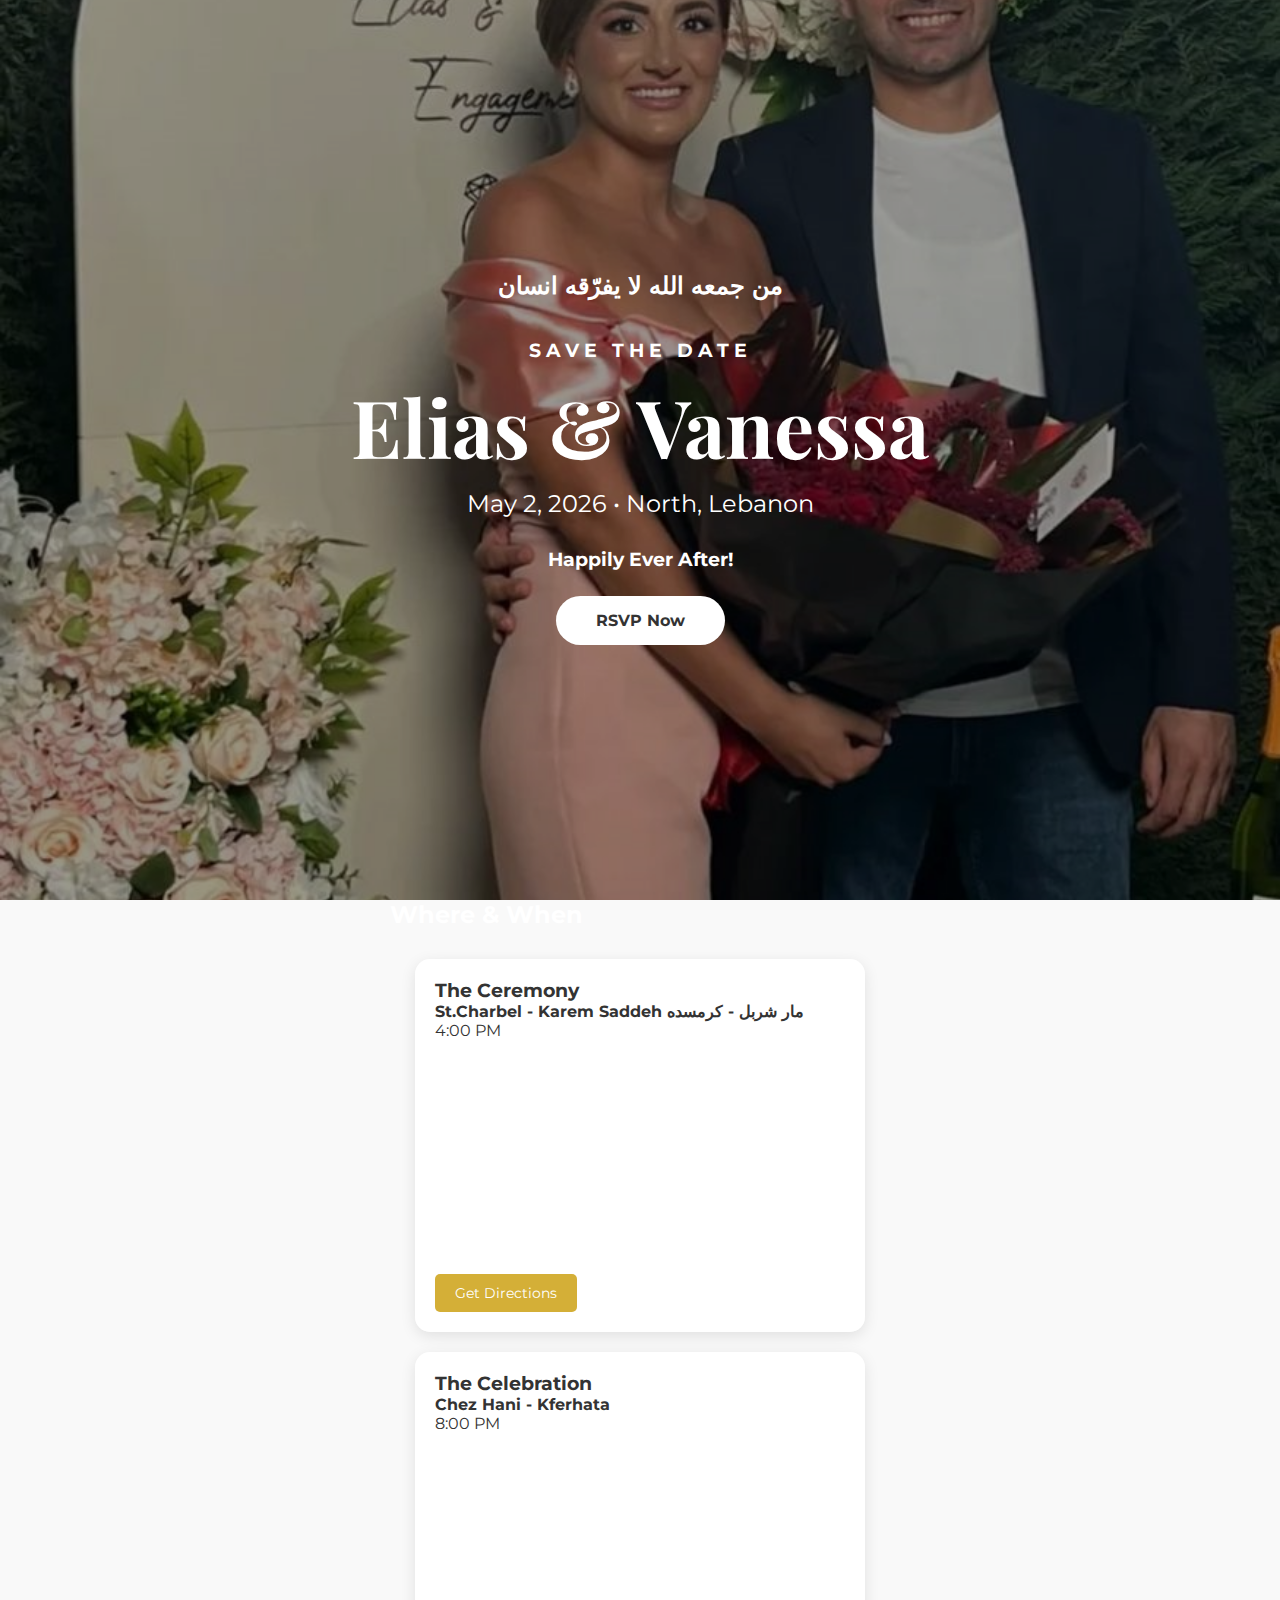
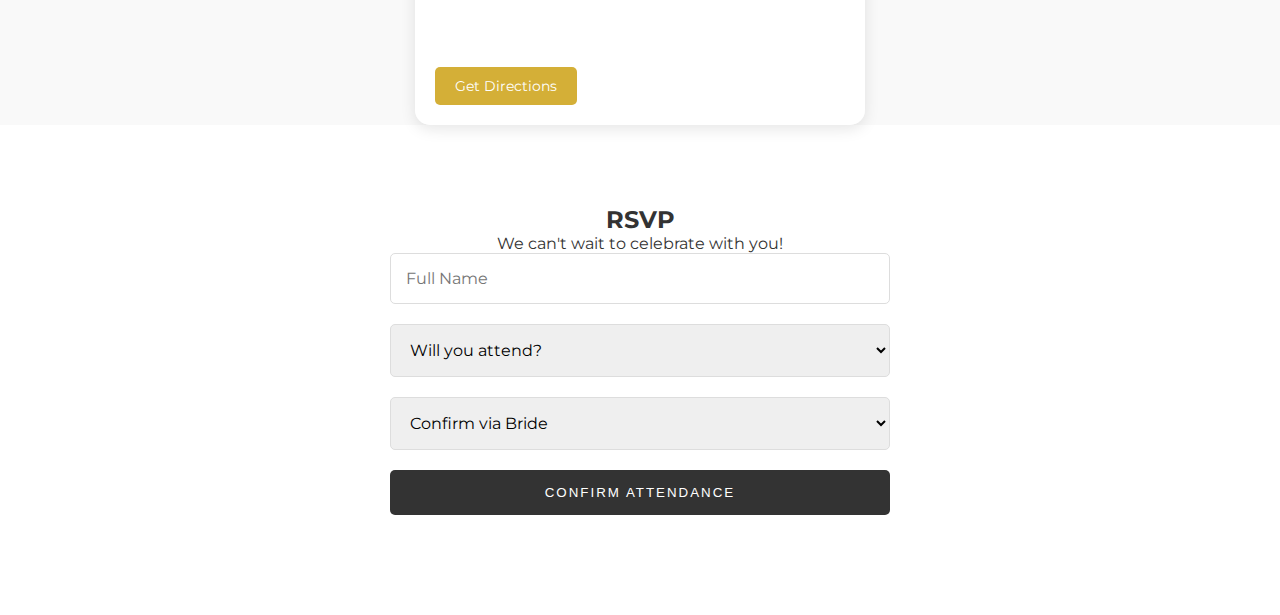
<file: index.html>
<!DOCTYPE html>
<html lang="en">
<head>
    <meta charset="UTF-8">
    <meta name="viewport" content="width=device-width, initial-scale=1.0">
    <title>Wedding Invitation</title>
    <link rel="stylesheet" href="style.css">
    <link href="https://fonts.googleapis.com/css2?family=Playfair+Display:ital,wght@0,700;1,400&family=Montserrat:wght@300;400&display=swap" rel="stylesheet">
</head>
<body>

    <section class="hero">
        <div class="hero-overlay">
            <div class="hero-content">
                <h2>من جمعه الله لا يفرّقه انسان</h2><br><br>
                 <h2 class="subtitle">Save the Date</h2>
                <h1>Elias & Vanessa</h1>
                <p class="date">May 2, 2026 • North, Lebanon</p>
                
                <div id="countdown" class="countdown-container">
                    <div class="time-box"><span id="days">00</span><small>Days</small></div>
                    <div class="time-box"><span id="hours">00</span><small>Hrs</small></div>
                    <div class="time-box"><span id="minutes">00</span><small>Min</small></div>
                    <div class="time-box"><span id="seconds">00</span><small>Sec</small></div>
                </div>

                <a href="#rsvp" class="rsvp-btn">RSVP Now</a>
            </div>
        </div>
    </section>
<section id="locations" class="location-section">
    <div class="container">
        <h2>Where & When</h2>
        
        <div class="location-grid">
            <div class="location-card">
                <h3>The Ceremony</h3>
                <p><strong>St.Charbel - Karem Saddeh مار شربل - كرمسده</strong></p>
                <p>4:00 PM</p>
                <div class="map-container">
                    <iframe src="https://www.google.com/maps/embed?pb=YOUR_CHURCH_EMBED_LINK" width="100%" height="200" style="border:0;" allowfullscreen="" loading="lazy"></iframe>
                </div>
                <a href="https://maps.app.goo.gl/xBCbh8v85HkCve88A" target="_blank" class="map-btn">Get Directions</a>
            </div>

            <div class="location-card">
                <h3>The Celebration</h3>
                <p><strong>Chez Hani - Kferhata </strong></p>
                <p>8:00 PM</p>
                <div class="map-container">
                    <iframe src="https://www.google.com/maps/embed?pb=YOUR_RESTAURANT_EMBED_LINK" width="100%" height="200" style="border:0;" allowfullscreen="" loading="lazy"></iframe>
                </div>
                <a href="https://maps.app.goo.gl/WYNxQAXggVSoJrYk7" target="_blank" class="map-btn">Get Directions</a>
            </div>
        </div>
    </div>
</section>
    <section id="rsvp" class="rsvp-section">
    <div class="container">
        <h2>RSVP</h2>
        <p>We can't wait to celebrate with you!</p>

        <form id="weddingForm">
            <div class="input-group">
                <input type="text" id="name" name="name" placeholder="Full Name" required>
            </div>

            <div class="input-group">
                <select id="attendance" name="attendance" required>
                    <option value="" disabled selected>Will you attend?</option>
                    <option value="yes">Joyfully Accept</option>
                    <option value="no">Regretfully Decline</option>
                </select>
            </div>

<div id="guest-count-wrapper" class="hidden">
    <div class="input-group">
        <label for="guests" style="display:block; margin-bottom:5px; font-size:0.8rem;">Total Number of Guests (including you):</label>
        <input type="number" id="guests" name="guests" min="0" max="10" value="1">
    </div>
</div>

            <div class="input-group">
                <select id="whatsappTarget" name="method" required>
                    <option value="96171190209">Confirm via Bride</option>
                    <option value="96170454110">Confirm via Groom</option>
                </select>
            </div>

            <button type="submit" id="submitBtn">Confirm Attendance</button>
            <div id="formStatus"></div>
        </form>
    </div>
</section>
    <script src="script.js"></script>
</body>

</html>
</file>
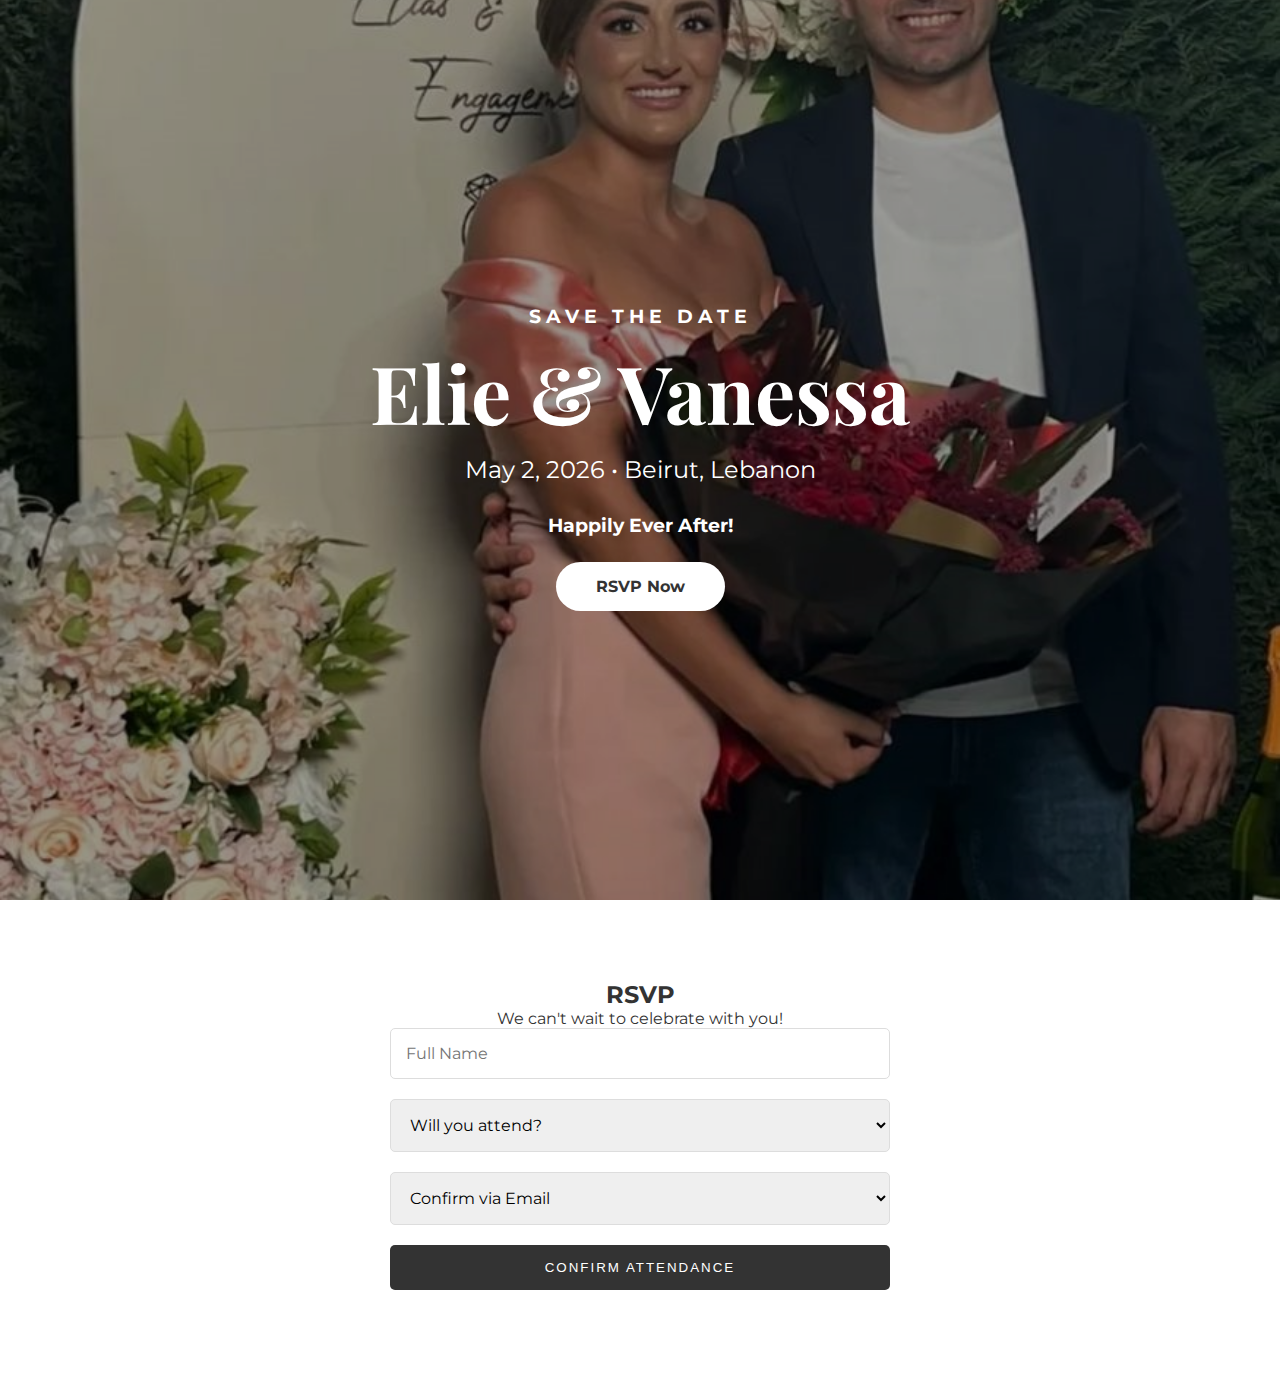
<file: weddingMain.html>
<!DOCTYPE html>
<html lang="en">
<head>
    <meta charset="UTF-8">
    <meta name="viewport" content="width=device-width, initial-scale=1.0">
    <title>Wedding Invitation</title>
    <link rel="stylesheet" href="style.css">
    <link href="https://fonts.googleapis.com/css2?family=Playfair+Display:ital,wght@0,700;1,400&family=Montserrat:wght@300;400&display=swap" rel="stylesheet">
</head>
<body background="C:\Users\Y520\Desktop\Wedding invitation\PICVANYELIE.jpg" no-repeat center center/cover>

    <section class="hero">
        <div class="hero-overlay">
            <div class="hero-content">
                <h2 class="subtitle">Save the Date</h2>
                <h1>Elie & Vanessa</h1>
                <p class="date">May 2, 2026 • Beirut, Lebanon</p>
                
                <div id="countdown" class="countdown-container">
                    <div class="time-box"><span id="days">00</span><small>Days</small></div>
                    <div class="time-box"><span id="hours">00</span><small>Hrs</small></div>
                    <div class="time-box"><span id="minutes">00</span><small>Min</small></div>
                    <div class="time-box"><span id="seconds">00</span><small>Sec</small></div>
                </div>

                <a href="#rsvp" class="rsvp-btn">RSVP Now</a>
            </div>
        </div>
    </section>

    <section id="rsvp" class="rsvp-section">
    <div class="container">
        <h2>RSVP</h2>
        <p>We can't wait to celebrate with you!</p>

        <form id="weddingForm">
            <div class="input-group">
                <input type="text" id="name" name="name" placeholder="Full Name" required>
            </div>

            <div class="input-group">
                <select id="attendance" name="attendance" required>
                    <option value="" disabled selected>Will you attend?</option>
                    <option value="yes">Joyfully Accept</option>
                    <option value="no">Regretfully Decline</option>
                </select>
            </div>

            <div class="input-group">
                <select id="method" name="method" required>
                    <option value="email">Confirm via Email</option>
                    <option value="whatsapp">Confirm via WhatsApp</option>
                </select>
            </div>

            <button type="submit" id="submitBtn">Confirm Attendance</button>
            <div id="formStatus"></div>
        </form>
    </div>
</section>
    <script src="script.js"></script>
</body>
</html>
</file>
<file: style.css>
/* General Reset */
* { margin: 0; padding: 0; box-sizing: border-box; }

body {
    font-family: 'Montserrat', sans-serif;
    color: #fff;
    background-color: #f9f9f9;
}
.location-grid {
    display: flex;
    flex-wrap: wrap;
    gap: 20px;
    justify-content: center;
    margin-top: 30px;
}

.location-card {
    background: rgba(255, 255, 255, 0.9);
    padding: 20px;
    border-radius: 15px;
    flex: 1;
    min-width: 300px; /* Forces stack on small screens */
    max-width: 450px;
    color: #333;
    box-shadow: 0 4px 15px rgba(0,0,0,0.1);
}

.map-container {
    margin: 15px 0;
    border-radius: 10px;
    overflow: hidden; /* Rounds the corners of the iframe */
}

.map-btn {
    display: inline-block;
    padding: 10px 20px;
    background: #d4af37; /* Wedding Gold */
    color: white;
    text-decoration: none;
    border-radius: 5px;
    font-size: 0.9rem;
    transition: 0.3s;
}

.map-btn:hover {
    background: #b8962d;
}
/* Hero Section */
.hero {
    height: 100vh;
    background-image: url('PICVANYELIE.jpg');
    background-repeat: no-repeat;
    background-position: center center;
    background-size: cover; /* This is the 'magic' property for responsiveness */
    background-attachment: fixed;
    position: relative;
}
@media (max-width: 600px) {
    body {
        /* On mobile, 'fixed' attachment can sometimes cause glitches. 
           This ensures it stays smooth. */
        background-attachment: scroll; 
        
        /* Optional: If the couple is off-center in the photo, 
           change 50% to adjust horizontal focus */
        background-position: 50% center; 
    }
}
.hero-overlay {
    height: 100%;
    width: 100%;
    background: rgba(0, 0, 0, 0.4); /* Darken image for text readability */
    display: flex;
    justify-content: center;
    align-items: center;
    text-align: center;
}

h1 {
    font-family: 'Playfair Display', serif;
    font-size: 5rem;
    margin: 10px 0;
}

.subtitle {
    text-transform: uppercase;
    letter-spacing: 5px;
    font-size: 1.2rem;
}

.date {
    font-size: 1.5rem;
    margin-bottom: 30px;
}

/* Countdown Styling */
.countdown-container {
    display: flex;
    justify-content: center;
    gap: 20px;
    margin-bottom: 40px;
}

.time-box {
    background: rgba(255, 255, 255, 0.15);
    backdrop-filter: blur(5px);
    padding: 20px;
    border-radius: 8px;
    min-width: 90px;
    border: 1px solid rgba(255, 255, 255, 0.3);
}

.time-box span {
    display: block;
    font-size: 2.5rem;
    font-weight: bold;
}

.time-box small {
    text-transform: uppercase;
    font-size: 0.7rem;
}

/* Button Styling */
.rsvp-btn {
    text-decoration: none;
    color: #333;
    background: #fff;
    padding: 15px 40px;
    border-radius: 50px;
    font-weight: bold;
    transition: 0.3s;
}

.rsvp-btn:hover {
    background: #d4af37; /* Wedding Gold */
    color: white;
}
.rsvp-section {
    padding: 80px 20px;
    background: #fff;
    color: #333;
    text-align: center;
}

.container {
    max-width: 500px;
    margin: 0 auto;
}

.input-group {
    margin-bottom: 20px;
}

input, select, textarea {
    width: 100%;
    padding: 15px;
    border: 1px solid #ddd;
    border-radius: 5px;
    font-family: 'Montserrat', sans-serif;
    font-size: 1rem;
}

button {
    width: 100%;
    padding: 15px;
    background: #333;
    color: #fff;
    border: none;
    border-radius: 5px;
    cursor: pointer;
    text-transform: uppercase;
    letter-spacing: 2px;
    transition: 0.3s;
}

button:hover {
    background: #d4af37;
}

.hidden {
    display: none;
}

#formStatus {
    margin-top: 20px;
    font-weight: bold;

}
</file>
